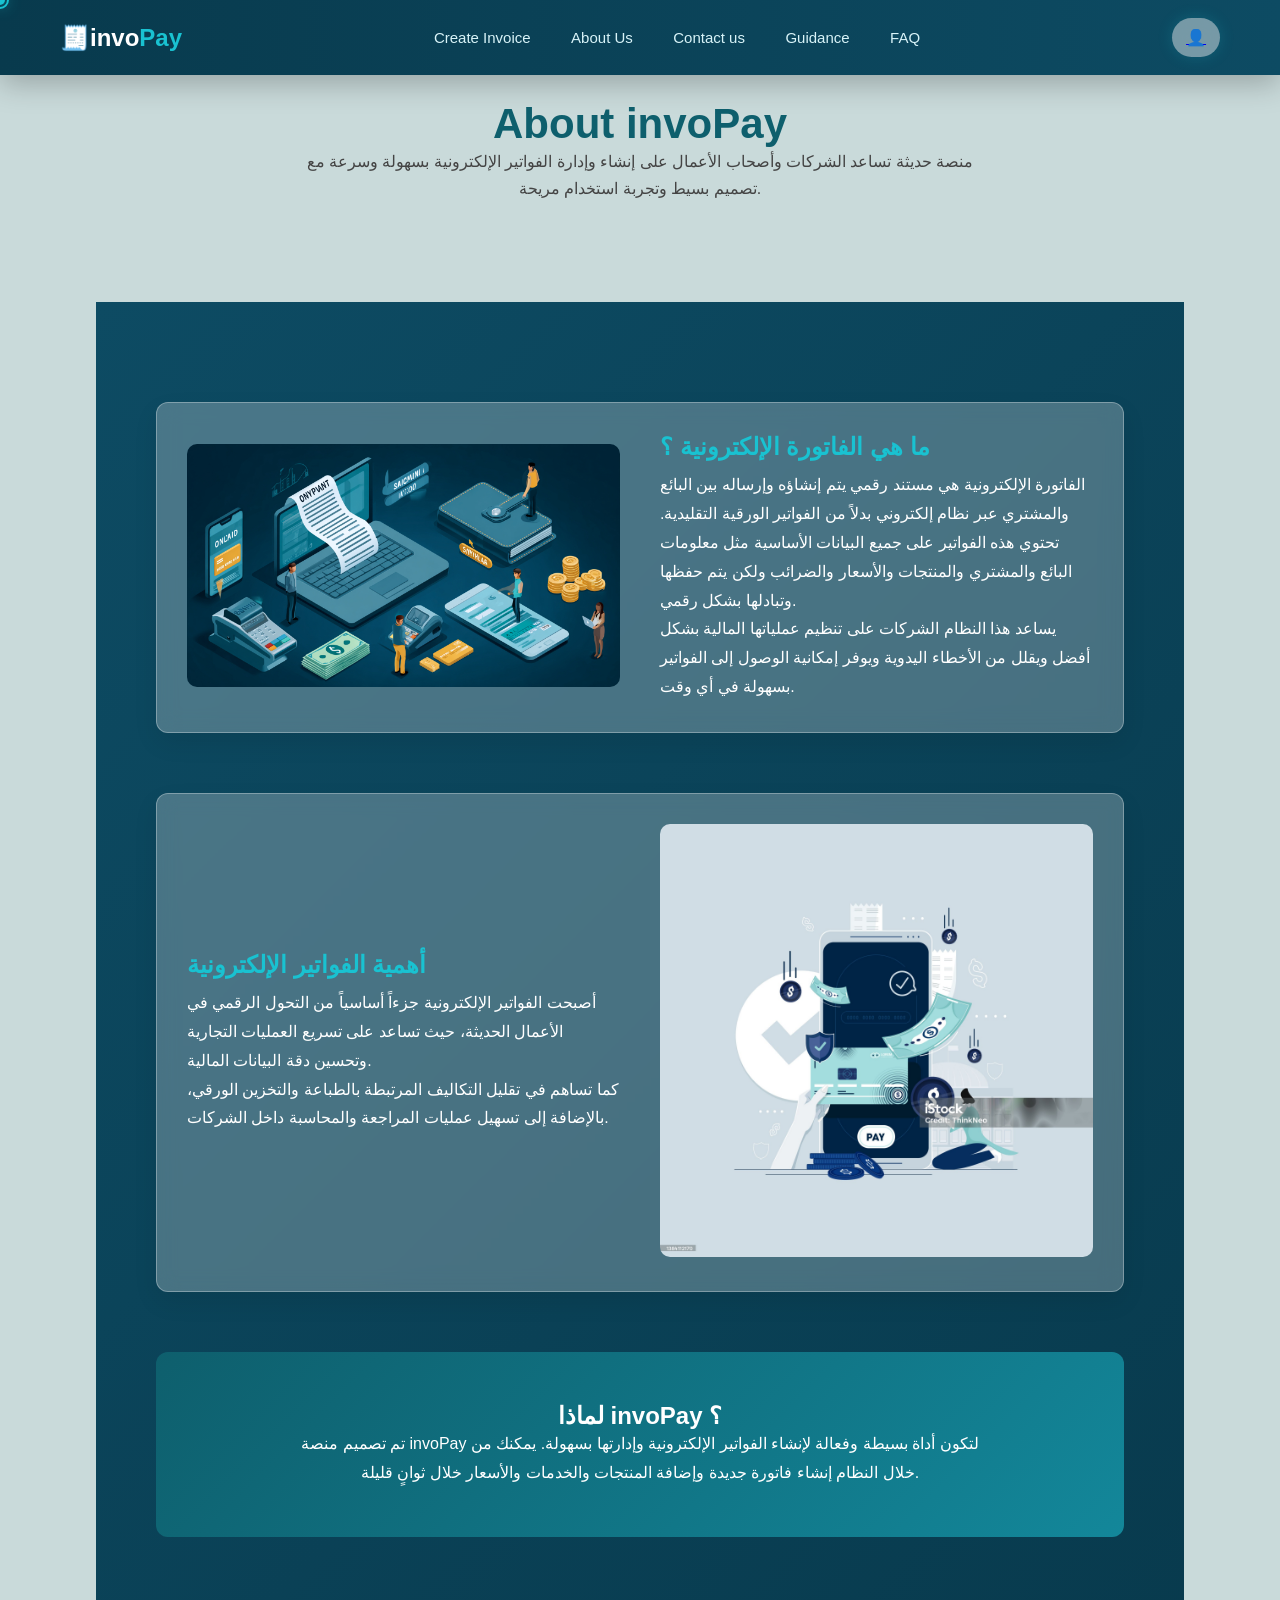
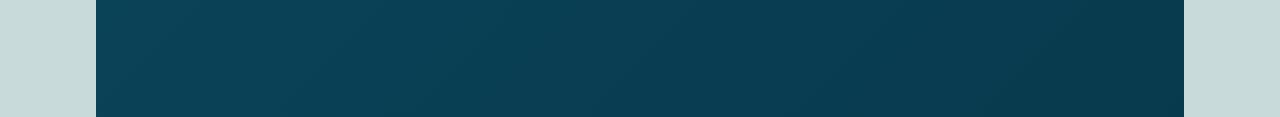
<file: about.html>
<!DOCTYPE html>
<html lang="ar">

<head>

<meta charset="UTF-8">
<meta name="viewport" content="width=device-width, initial-scale=1.0">

<title>About | invoPay</title>

<link rel="stylesheet" href="assets/css/about.css">

</head>

<body>

<div id="header-placeholder"></div>

<div class="about-page">


<div class="about-hero">

<h1>About invoPay</h1>

<p>
منصة حديثة تساعد الشركات وأصحاب الأعمال على إنشاء وإدارة
الفواتير الإلكترونية بسهولة وسرعة مع تصميم بسيط وتجربة استخدام مريحة.
</p>

</div>



<div class="about-section">

<div class="about-card">

<div class="about-img">
<img src="assets/images/2.png">
</div>

<div class="about-content">

<h2>ما هي الفاتورة الإلكترونية ؟</h2>

<p>
الفاتورة الإلكترونية هي مستند رقمي يتم إنشاؤه وإرساله بين
البائع والمشتري عبر نظام إلكتروني بدلاً من الفواتير الورقية
التقليدية. تحتوي هذه الفواتير على جميع البيانات الأساسية
مثل معلومات البائع والمشتري والمنتجات والأسعار والضرائب
ولكن يتم حفظها وتبادلها بشكل رقمي.
</p>

<p>
يساعد هذا النظام الشركات على تنظيم عملياتها المالية
بشكل أفضل ويقلل من الأخطاء اليدوية ويوفر إمكانية
الوصول إلى الفواتير بسهولة في أي وقت.
</p>

</div>

</div>



<div class="about-card reverse">

<div class="about-img">
<img src="assets/images/3.png">
</div>

<div class="about-content">

<h2>أهمية الفواتير الإلكترونية</h2>

<p>
أصبحت الفواتير الإلكترونية جزءاً أساسياً من التحول الرقمي
في الأعمال الحديثة، حيث تساعد على تسريع العمليات
التجارية وتحسين دقة البيانات المالية.
</p>

<p>
كما تساهم في تقليل التكاليف المرتبطة بالطباعة
والتخزين الورقي، بالإضافة إلى تسهيل عمليات
المراجعة والمحاسبة داخل الشركات.
</p>

</div>

</div>



<div class="about-platform">

<h2>لماذا invoPay ؟</h2>

<p>

تم تصميم منصة invoPay لتكون أداة بسيطة وفعالة
لإنشاء الفواتير الإلكترونية وإدارتها بسهولة.
يمكنك من خلال النظام إنشاء فاتورة جديدة
وإضافة المنتجات والخدمات والأسعار
خلال ثوانٍ قليلة.

</p>

</div>


</div>


</div>

<script src="assets/js/main.js"></script>

</body>

</html>
</file>
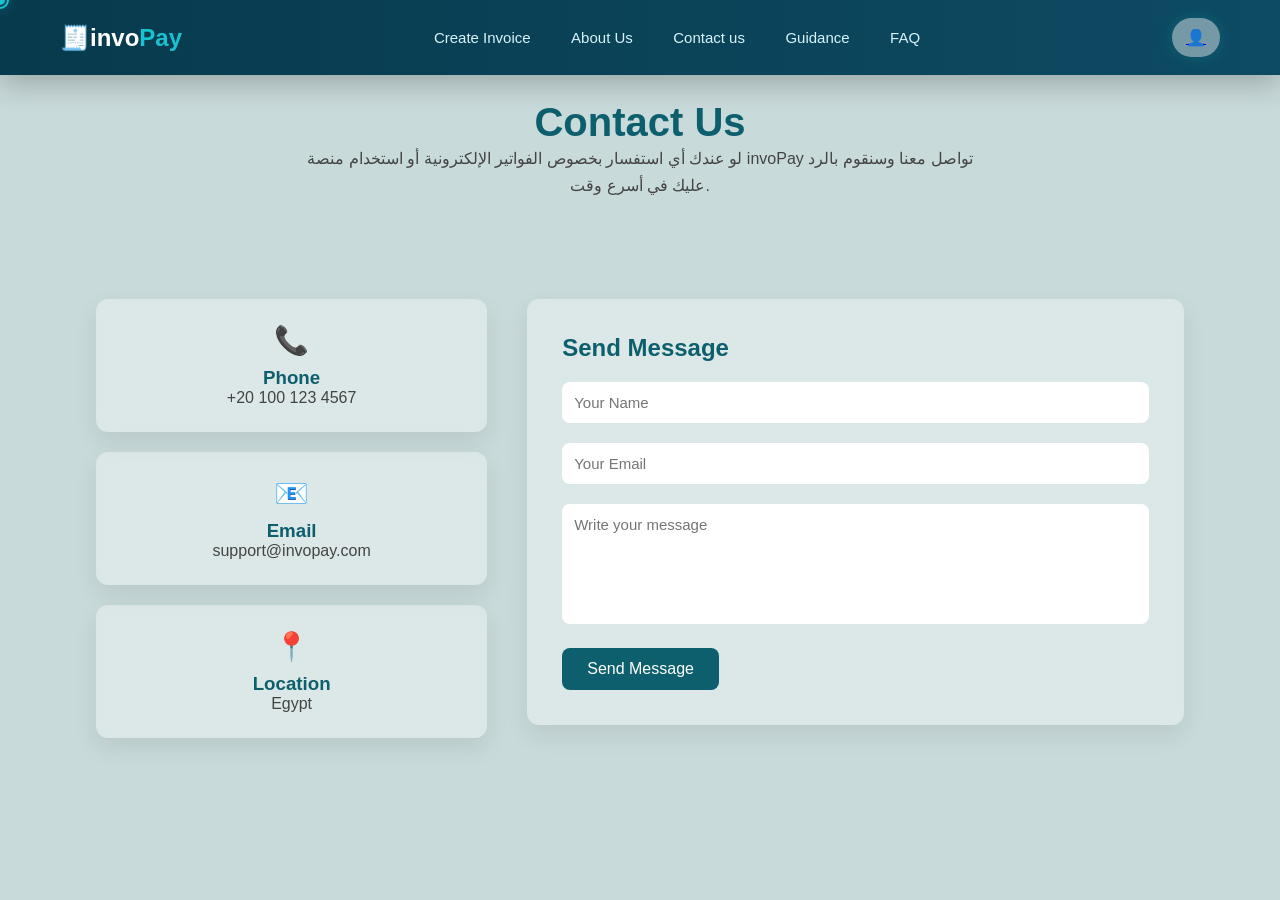
<file: contact-us.html>
<!DOCTYPE html>
<html lang="en">

<head>

<meta charset="UTF-8">
<meta name="viewport" content="width=device-width, initial-scale=1.0">

<title>Contact Us | invoPay</title>

<link rel="stylesheet" href="assets/css/contact-us.css">

</head>

<body>

<div id="header-placeholder"></div>

<div class="contact-page">


<!-- hero -->

<div class="contact-hero">

<h1>Contact Us</h1>

<p>
لو عندك أي استفسار بخصوص الفواتير الإلكترونية أو استخدام منصة invoPay
تواصل معنا وسنقوم بالرد عليك في أسرع وقت.
</p>

</div>



<div class="contact-container">


<!-- contact cards -->

<div class="contact-info">


<div class="info-card">

<div class="icon">📞</div>

<h3>Phone</h3>

<p>+20 100 123 4567</p>

</div>


<div class="info-card">

<div class="icon">📧</div>

<h3>Email</h3>

<p>support@invopay.com</p>

</div>


<div class="info-card">

<div class="icon">📍</div>

<h3>Location</h3>

<p>Egypt</p>

</div>


</div>



<!-- form -->

<div class="contact-form">


<h2>Send Message</h2>


<div class="form-group">

<input type="text" placeholder="Your Name">

</div>


<div class="form-group">

<input type="email" placeholder="Your Email">

</div>


<div class="form-group">

<textarea placeholder="Write your message"></textarea>

</div>


<button class="send-btn">Send Message</button>


</div>



</div>


</div>

<script src="assets/js/main.js"></script>


</body>

</html>
</file>
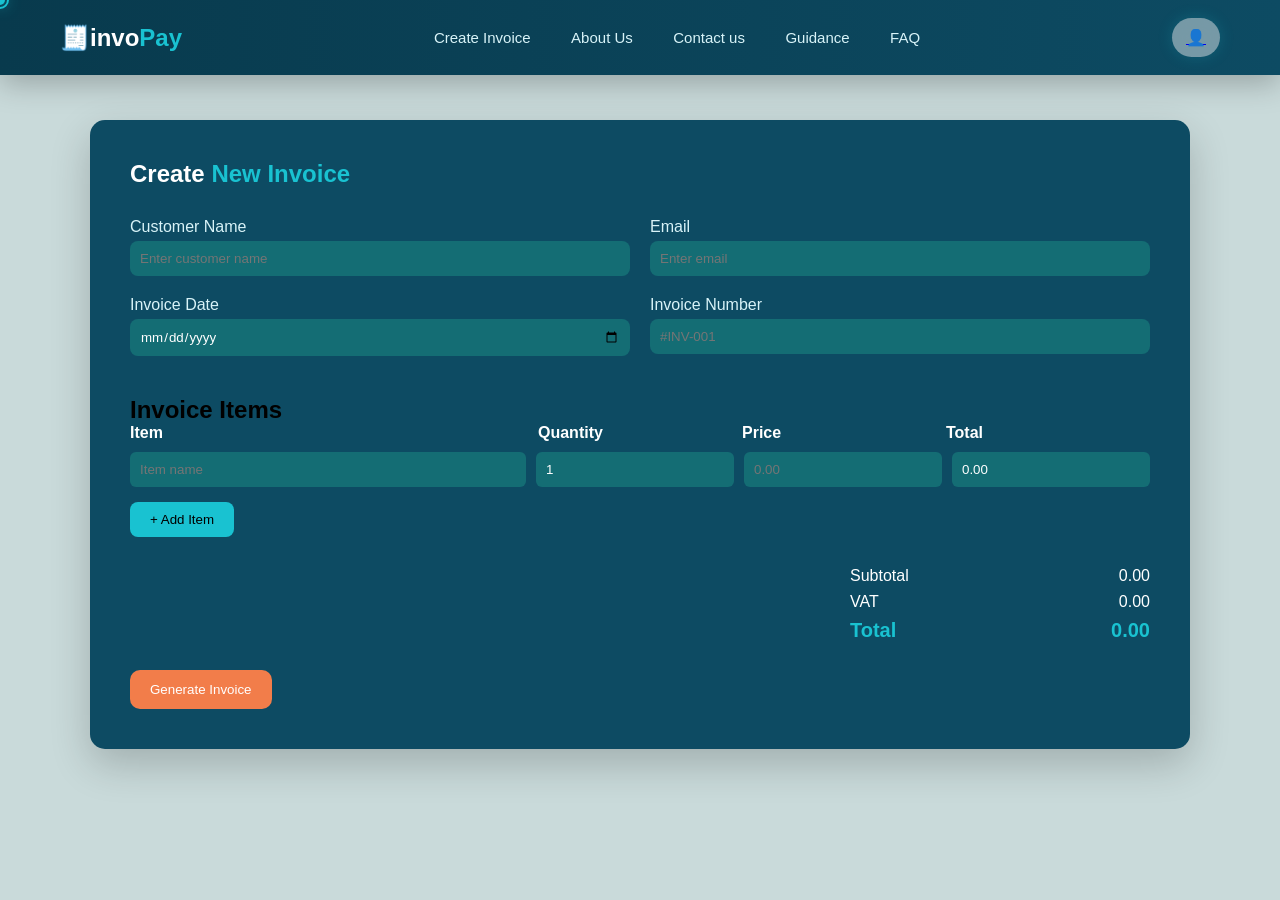
<file: create-invoice.html>
<!DOCTYPE html>
<html lang="en">

<head>
<meta charset="UTF-8">
<meta name="viewport" content="width=device-width, initial-scale=1.0">

<title>Create Invoice</title>

<link rel="stylesheet" href="assets/css/create-invoice.css">

</head>

<body>

<div id="header-placeholder"></div>

<section class="invoice-section">

<div class="invoice-container">

<h1>Create <span>New Invoice</span></h1>


<!-- customer info -->

<div class="invoice-form">

<div class="form-group">
<label>Customer Name</label>
<input type="text" placeholder="Enter customer name">
</div>

<div class="form-group">
<label>Email</label>
<input type="email" placeholder="Enter email">
</div>

<div class="form-group">
<label>Invoice Date</label>
<input type="date">
</div>

<div class="form-group">
<label>Invoice Number</label>
<input type="text" placeholder="#INV-001">
</div>

</div>


<h2 class="items-title">Invoice Items</h2>


<!-- items header -->

<div class="invoice-items-header">

<span>Item</span>
<span>Quantity</span>
<span>Price</span>
<span>Total</span>

</div>


<!-- items container -->

<div class="invoice-items" id="items-container">

<div class="invoice-item">

<input type="text" placeholder="Item name">

<input type="number" value="1">

<input type="number" placeholder="0.00">

<input type="text" value="0.00" disabled>

</div>

</div>


<button class="btn-add">+ Add Item</button>


<!-- summary -->

<div class="invoice-summary">

<div class="summary-row">
<span>Subtotal</span>
<span>0.00</span>
</div>

<div class="summary-row">
<span>VAT</span>
<span>0.00</span>
</div>

<div class="summary-row total">
<span>Total</span>
<span>0.00</span>
</div>

</div>


<button class="btn-generate">
Generate Invoice
</button>

</div>

</section>

<script src="assets/js/main.js"></script>

</body>
</html>
</file>
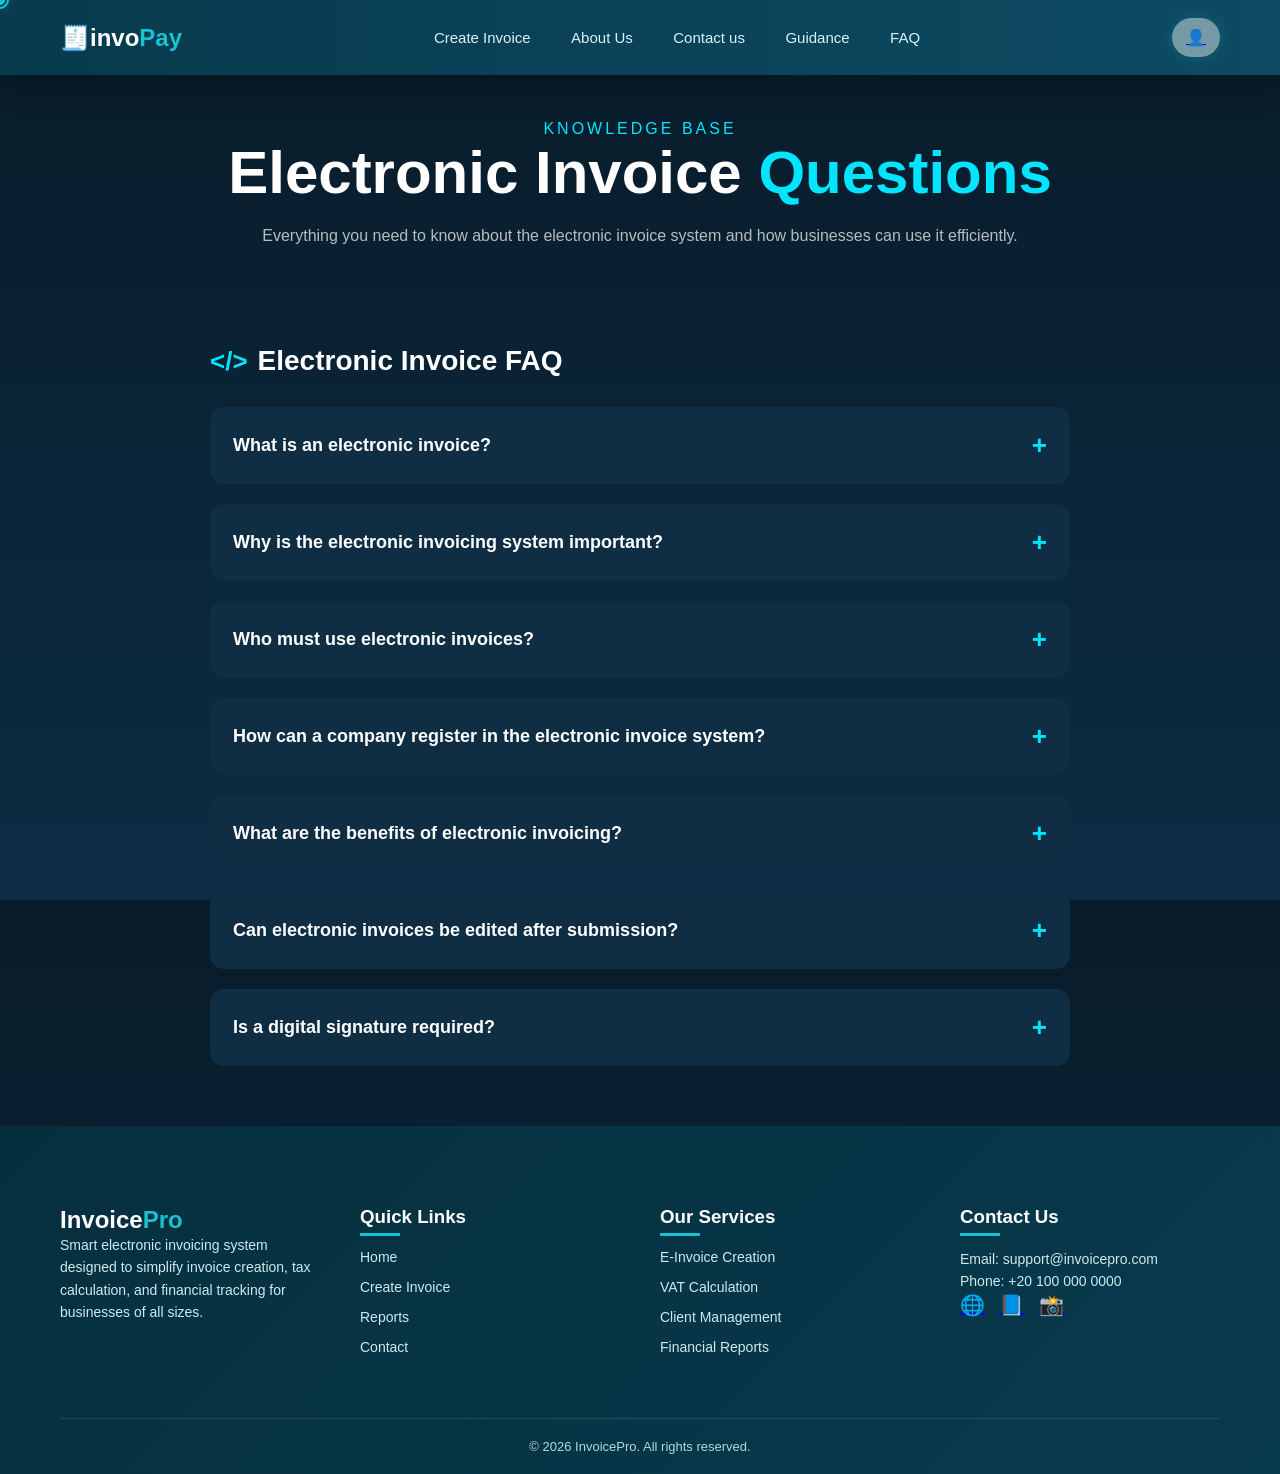
<file: faq.html>
<!DOCTYPE html>
<html lang="en">

<head>
<meta charset="UTF-8">
<meta name="viewport" content="width=device-width, initial-scale=1.0">

<title>FAQ - Electronic Invoice</title>

<link rel="stylesheet" href="assets/css/style.css">

</head>

<body>
    
    <div id="header-placeholder"></div>
    <link rel="stylesheet" href="assets/css/faq.css">

<section class="faq-hero">

<p class="faq-sub">KNOWLEDGE BASE</p>

<h1>Electronic Invoice <span>Questions</span></h1>

<p class="faq-desc">
Everything you need to know about the electronic invoice system
and how businesses can use it efficiently.
</p>

</section>


<section class="faq-container">

<h2 class="section-title">
<span>&lt;/&gt;</span> Electronic Invoice FAQ
</h2>


<div class="faq-item">

<div class="faq-question">
What is an electronic invoice?
<span class="faq-icon">+</span>
</div>

<div class="faq-answer">
An electronic invoice (e-invoice) is a digital invoice issued through an integrated system connected with the Egyptian Tax Authority. It replaces traditional paper invoices and allows invoices to be verified and archived electronically.
</div>

</div>


<div class="faq-item">

<div class="faq-question">
Why is the electronic invoicing system important?
<span class="faq-icon">+</span>
</div>

<div class="faq-answer">
It helps reduce tax evasion, increases transparency, and automates invoice validation between companies and the tax authority.
</div>

</div>


<div class="faq-item">

<div class="faq-question">
Who must use electronic invoices?
<span class="faq-icon">+</span>
</div>

<div class="faq-answer">
Companies registered with the Egyptian Tax Authority that perform B2B transactions must issue invoices electronically according to the phases announced by the government.
</div>

</div>


<div class="faq-item">

<div class="faq-question">
How can a company register in the electronic invoice system?
<span class="faq-icon">+</span>
</div>

<div class="faq-answer">
Companies must register through the Egyptian Tax Authority portal, obtain a digital signature certificate, and integrate their accounting system with the e-invoice platform.
</div>

</div>


<div class="faq-item">

<div class="faq-question">
What are the benefits of electronic invoicing?
<span class="faq-icon">+</span>
</div>

<div class="faq-answer">
Electronic invoices reduce paperwork, improve accuracy, speed up audits, and allow businesses to archive invoices securely.
</div>

</div>


<div class="faq-item">

<div class="faq-question">
Can electronic invoices be edited after submission?
<span class="faq-icon">+</span>
</div>

<div class="faq-answer">
No. If an invoice needs correction, a credit note or debit note must be issued instead.
</div>

</div>


<div class="faq-item">

<div class="faq-question">
Is a digital signature required?
<span class="faq-icon">+</span>
</div>

<div class="faq-answer">
Yes. A digital signature verifies the authenticity of the invoice before sending it to the tax authority system.
</div>

</div>

</section>

<div id="footer-placeholder"></div>


<script src="assets/js/main.js"></script>

</body>
</html>
</file>
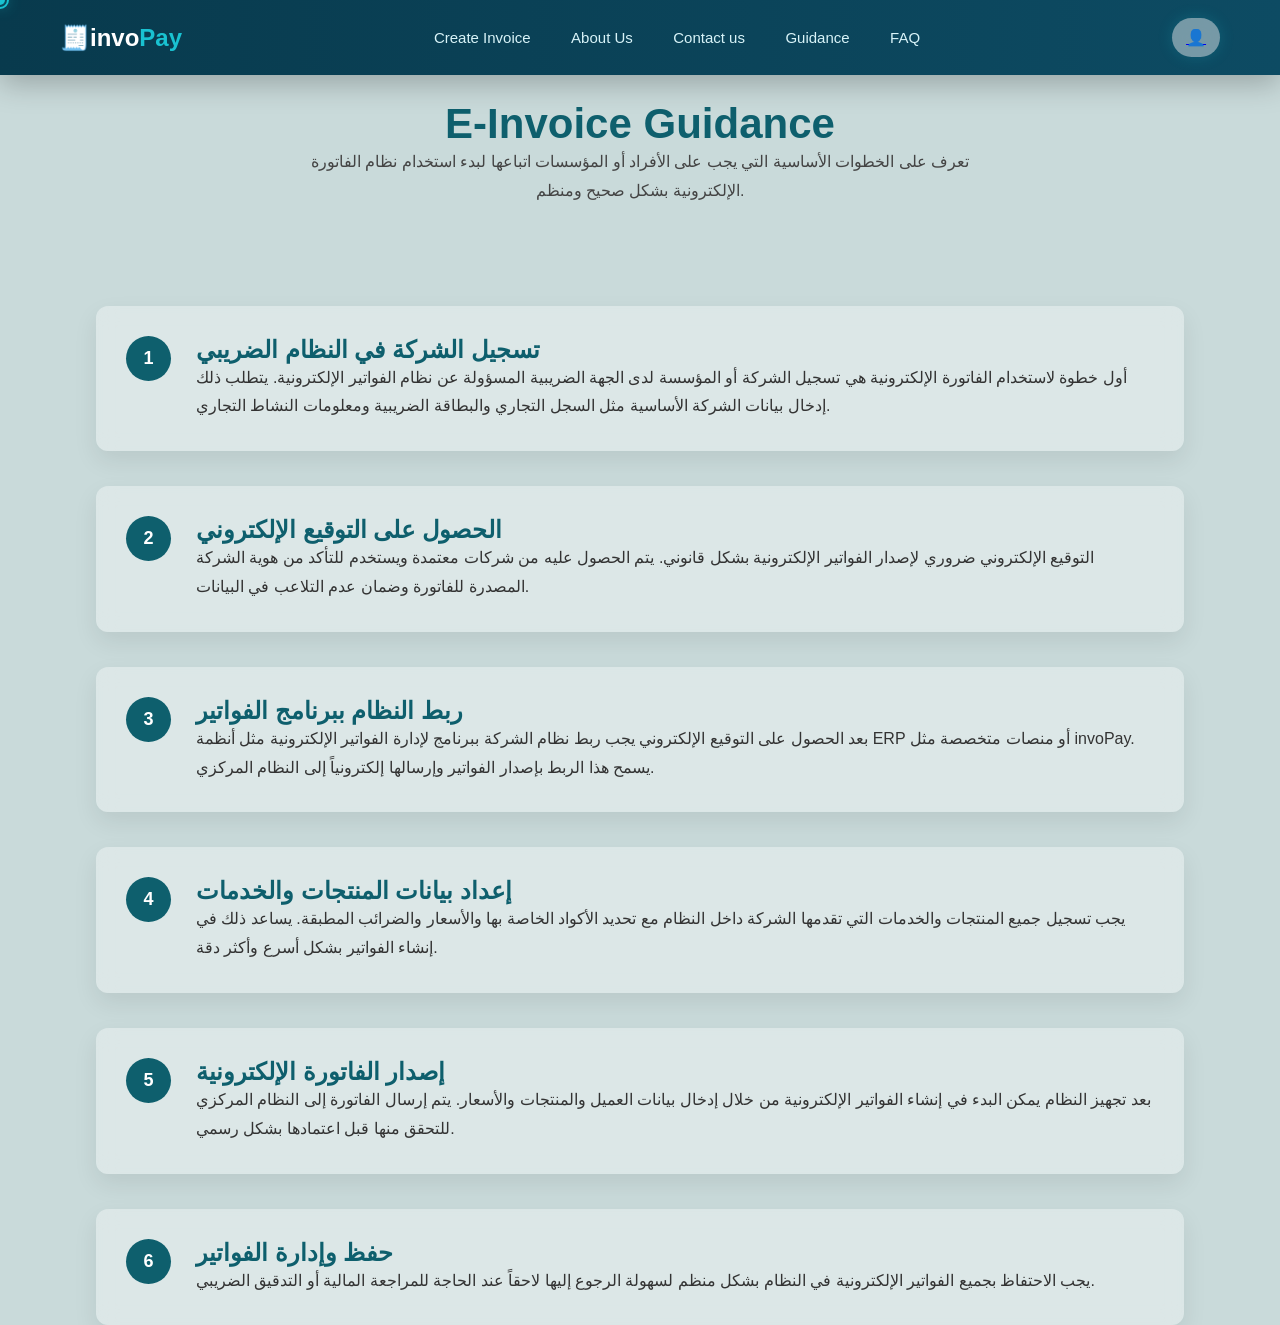
<file: guidance.html>
<!DOCTYPE html>
<html lang="en">

<head>

<meta charset="UTF-8">
<meta name="viewport" content="width=device-width, initial-scale=1.0">

<title>E-Invoice Guidance | invoPay</title>

<link rel="stylesheet" href="assets/css/guidance.css">

</head>

<body>

<div id="header-placeholder"></div>

<div class="guide-page">


<!-- hero -->

<div class="guide-hero">

<h1>E-Invoice Guidance</h1>

<p>
تعرف على الخطوات الأساسية التي يجب على الأفراد أو المؤسسات اتباعها
لبدء استخدام نظام الفاتورة الإلكترونية بشكل صحيح ومنظم.
</p>

</div>



<!-- timeline -->

<div class="steps-container">



<div class="step-card">

<div class="step-number">1</div>

<div class="step-content">

<h2>تسجيل الشركة في النظام الضريبي</h2>

<p>
أول خطوة لاستخدام الفاتورة الإلكترونية هي تسجيل الشركة أو
المؤسسة لدى الجهة الضريبية المسؤولة عن نظام الفواتير
الإلكترونية. يتطلب ذلك إدخال بيانات الشركة الأساسية مثل
السجل التجاري والبطاقة الضريبية ومعلومات النشاط التجاري.
</p>

</div>

</div>



<div class="step-card">

<div class="step-number">2</div>

<div class="step-content">

<h2>الحصول على التوقيع الإلكتروني</h2>

<p>
التوقيع الإلكتروني ضروري لإصدار الفواتير الإلكترونية بشكل
قانوني. يتم الحصول عليه من شركات معتمدة ويستخدم للتأكد من
هوية الشركة المصدرة للفاتورة وضمان عدم التلاعب في البيانات.
</p>

</div>

</div>



<div class="step-card">

<div class="step-number">3</div>

<div class="step-content">

<h2>ربط النظام ببرنامج الفواتير</h2>

<p>
بعد الحصول على التوقيع الإلكتروني يجب ربط نظام الشركة
ببرنامج لإدارة الفواتير الإلكترونية مثل أنظمة ERP
أو منصات متخصصة مثل invoPay. يسمح هذا الربط
بإصدار الفواتير وإرسالها إلكترونياً إلى النظام المركزي.
</p>

</div>

</div>



<div class="step-card">

<div class="step-number">4</div>

<div class="step-content">

<h2>إعداد بيانات المنتجات والخدمات</h2>

<p>
يجب تسجيل جميع المنتجات والخدمات التي تقدمها الشركة
داخل النظام مع تحديد الأكواد الخاصة بها والأسعار
والضرائب المطبقة. يساعد ذلك في إنشاء الفواتير
بشكل أسرع وأكثر دقة.
</p>

</div>

</div>



<div class="step-card">

<div class="step-number">5</div>

<div class="step-content">

<h2>إصدار الفاتورة الإلكترونية</h2>

<p>
بعد تجهيز النظام يمكن البدء في إنشاء الفواتير الإلكترونية
من خلال إدخال بيانات العميل والمنتجات والأسعار.
يتم إرسال الفاتورة إلى النظام المركزي للتحقق منها
قبل اعتمادها بشكل رسمي.
</p>

</div>

</div>



<div class="step-card">

<div class="step-number">6</div>

<div class="step-content">

<h2>حفظ وإدارة الفواتير</h2>

<p>
يجب الاحتفاظ بجميع الفواتير الإلكترونية في النظام
بشكل منظم لسهولة الرجوع إليها لاحقاً عند الحاجة
للمراجعة المالية أو التدقيق الضريبي.
</p>

</div>

</div>

</div>

</div>

<script src="assets/js/main.js"></script>

</body>

</html>
</file>
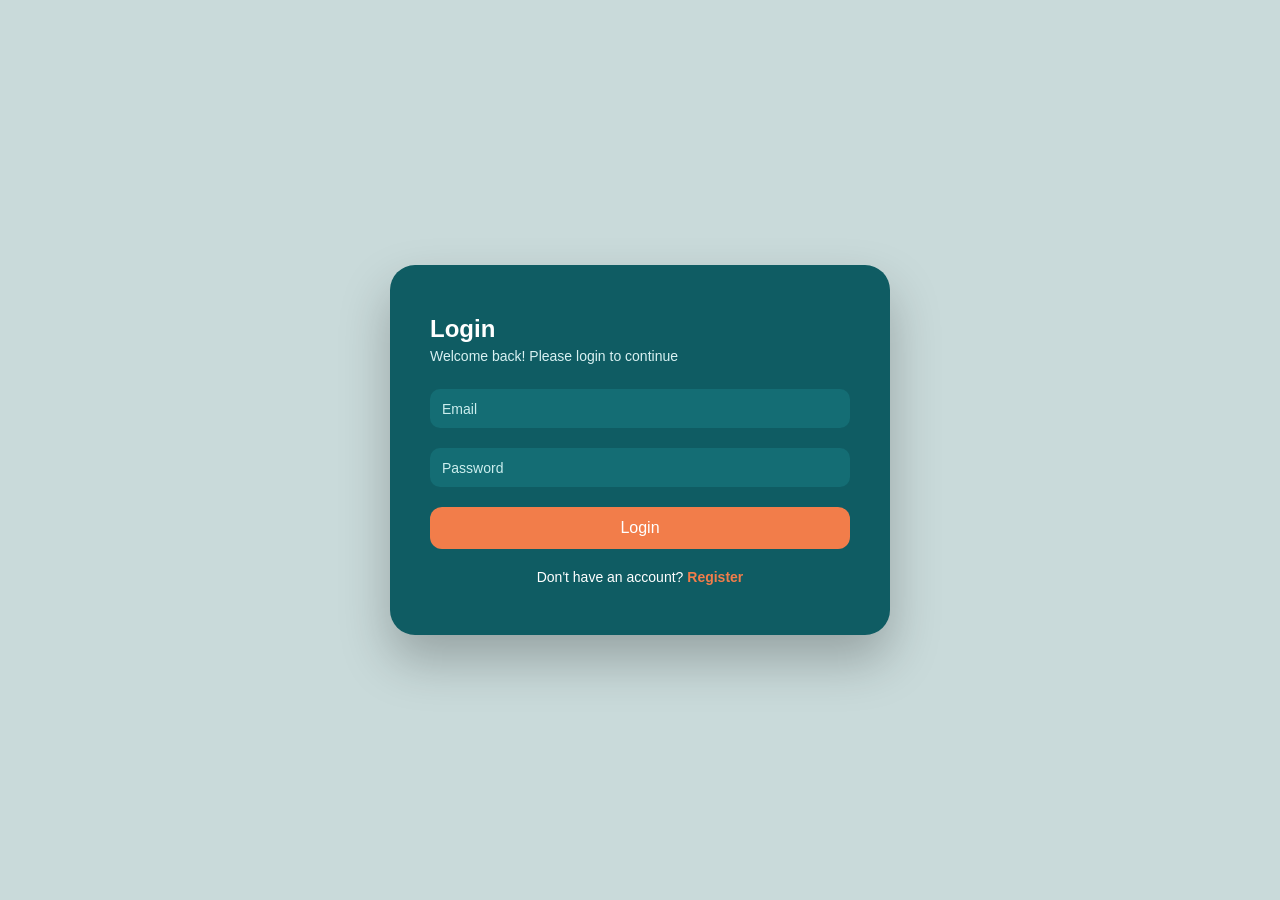
<file: login.html>
<!doctype html>
<html lang="en">
  <head>
    <meta charset="UTF-8" />
    <title>Login</title>
    <link rel="stylesheet" href="assets/css/style.css" />
  </head>
  <body class="login-page">
    <div class="container">
      <div class="register-card">
        <h2>Login</h2>
        <p class="subtitle">Welcome back! Please login to continue</p>

        <form action="#">
          <div class="input-group">
            <input type="email" required />
            <label>Email</label>
          </div>

          <div class="input-group">
            <input type="password" required />
            <label>Password</label>
          </div>
          <a href="index.html" class="btn-register">Login</a>
        </form>

        <p class="login-link">
          Don't have an account?
          <a href="register.html">Register</a>
        </p>
      </div>
    </div>

    <script src="assets/js/main.js"></script>
  </body>
</html>
</file>
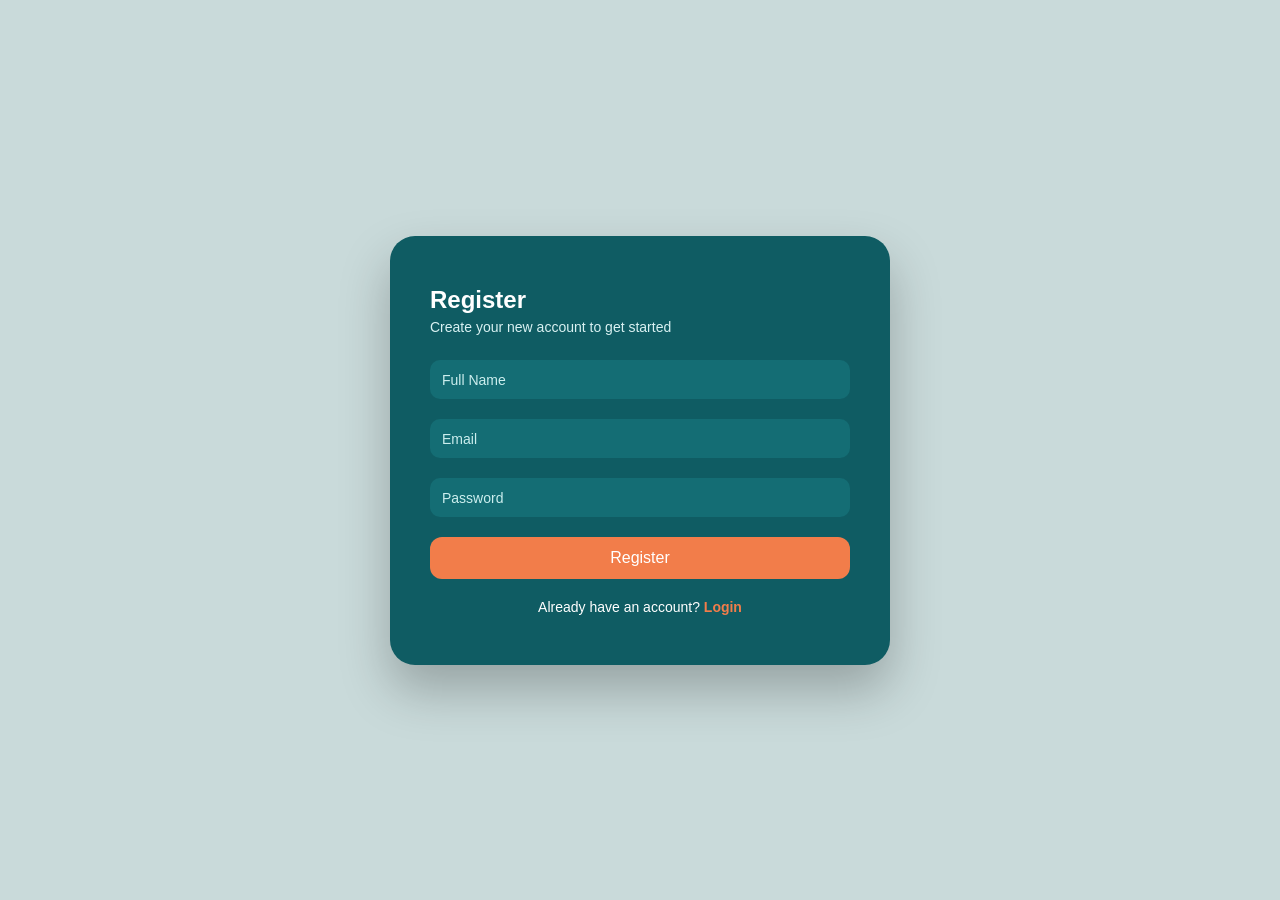
<file: register.html>
<!doctype html>
<html lang="en">
  <head>
    <meta charset="UTF-8" />
    <title>Register</title>
    <link rel="stylesheet" href="assets/css/style.css" />
  </head>
  <body class="login-page">
    <div class="container">
      <div class="register-card">
        <h2>Register</h2>
        <p class="subtitle">Create your new account to get started</p>

        <!-- <form action="process_register.php" method="POST"> -->
        <form>
          <div class="input-group">
            <input type="text" name="fullname" required />
            <label>Full Name</label>
          </div>

          <div class="input-group">
            <input type="email" name="email" required />
            <label>Email</label>
          </div>

          <div class="input-group">
            <input type="password" name="password" required />
            <label>Password</label>
          </div>
          <a href="index.html" class="btn-register">Register</a>
        </form>

        <p class="login-link">
          Already have an account?
          <a href="login.html">Login</a>
        </p>
      </div>
    </div>

    <script src="assets/js/main.js"></script>
  </body>
</html>
</file>
<file: assets/css/about.css>
body{

margin:0;
font-family:Arial;
background:#c8d8db;

}


/* hero */

.about-hero{

text-align:center;
padding:100px 20px;

animation:fadeDown 1s;

}

.about-hero h1{

font-size:42px;
color:#0e5f6d;

}

.about-hero p{

max-width:700px;
margin:auto;
color:#444;
line-height:1.7;

}



/* section */

.about-section{

width:85%;
margin:auto;

}



/* card */

.about-card{

display:flex;
gap:40px;
align-items:center;

background:rgba(255,255,255,0.25);

border:1px solid rgba(255,255,255,0.3);

backdrop-filter:blur(10px);

padding:30px;

border-radius:12px;

margin-bottom:60px;

box-shadow:0 10px 25px rgba(0,0,0,0.08);

transition:0.4s;

animation:fadeUp 1s;

}


.about-card:hover{

transform:translateY(-6px) scale(1.01);

box-shadow:0 20px 35px rgba(0,0,0,0.15);

}



.reverse{

flex-direction:row-reverse;

}



/* image */

.about-img{

flex:1;

}

.about-img img{

width:100%;
border-radius:10px;

transition:0.4s;

}

.about-img img:hover{

transform:scale(1.07) rotate(1deg);

}



/* text */

.about-content{

flex:1;

}

.about-content h2{

color:#19C2D1;
margin-bottom:10px;

}

.about-content p{

line-height:1.8;
color:#fff;

}



/* platform */

.about-platform{

text-align:center;

background:linear-gradient(135deg,#0e5f6d,#13879a);

color:white;

padding:50px;

border-radius:12px;

margin-bottom:80px;

animation:fadeUp 1.2s;

}

.about-platform p{

max-width:700px;
margin:auto;
line-height:1.8;

}



/* animations */

@keyframes fadeUp{

from{

opacity:0;
transform:translateY(40px);

}

to{

opacity:1;
transform:translateY(0);

}

}


@keyframes fadeDown{

from{

opacity:0;
transform:translateY(-40px);

}

to{

opacity:1;
transform:translateY(0);

}

}
</file>
<file: assets/css/contact-us.css>
body{

margin:0;
font-family:Arial;
background:#c8d8db;

}


/* hero */

.contact-hero{

text-align:center;
padding:100px 20px;
animation:fadeDown 1s;

}

.contact-hero h1{

font-size:40px;
color:#0e5f6d;

}

.contact-hero p{

max-width:700px;
margin:auto;
line-height:1.7;
color:#444;

}



/* container */

.contact-container{

width:85%;
margin:auto;

display:flex;
gap:40px;

align-items:flex-start;

}



/* cards */

.contact-info{

flex:1;

display:flex;

flex-direction:column;

gap:20px;

}


.info-card{

background:rgba(255,255,255,0.35);

backdrop-filter:blur(10px);

padding:25px;

border-radius:12px;

text-align:center;

box-shadow:0 10px 25px rgba(0,0,0,0.08);

transition:.4s;

animation:fadeUp 1s;

}


.info-card:hover{

transform:translateY(-6px) scale(1.02);

box-shadow:0 20px 35px rgba(0,0,0,0.15);

}


.icon{

font-size:28px;
margin-bottom:10px;

}



.info-card h3{

color:#0e5f6d;

}



.info-card p{

color:#444;

}



/* form */

.contact-form{

flex:1.5;

background:rgba(255,255,255,0.35);

backdrop-filter:blur(10px);

padding:35px;

border-radius:12px;

box-shadow:0 10px 25px rgba(0,0,0,0.08);

animation:fadeUp 1.2s;

}


.contact-form h2{

color:#0e5f6d;
margin-bottom:20px;

}



/* inputs */

.form-group{

margin-bottom:20px;

}


.form-group input,
.form-group textarea{

width:100%;

padding:12px;

border:none;

border-radius:8px;

outline:none;

font-size:15px;

transition:.3s;

}


.form-group textarea{

height:120px;
resize:none;

}


.form-group input:focus,
.form-group textarea:focus{

transform:scale(1.02);

box-shadow:0 5px 15px rgba(0,0,0,0.1);

}



/* button */

.send-btn{

background:#0e5f6d;

color:white;

border:none;

padding:12px 25px;

border-radius:8px;

cursor:pointer;

font-size:16px;

transition:.3s;

}


.send-btn:hover{

background:#13879a;

transform:translateY(-3px);

box-shadow:0 10px 20px rgba(0,0,0,0.2);

}



/* animations */

@keyframes fadeUp{

from{

opacity:0;
transform:translateY(40px);

}

to{

opacity:1;
transform:translateY(0);

}

}


@keyframes fadeDown{

from{

opacity:0;
transform:translateY(-40px);

}

to{

opacity:1;
transform:translateY(0);

}

}
</file>
<file: assets/css/create-invoice.css>
/* ================= INVOICE PAGE ================= */

.invoice-section{

padding:120px 20px;

}

.invoice-container{

max-width:1100px;

margin:auto;

background:#0D4B63;

padding:40px;

border-radius:15px;

box-shadow:0 15px 40px rgba(0,0,0,0.2);

animation:fadeUp 0.7s ease;

}


.invoice-container h1{

color:white;

margin-bottom:30px;

}

.invoice-container h1 span{

color:#19C2D1;

}



/* form */

.invoice-form{

display:grid;

grid-template-columns:repeat(2,1fr);

gap:20px;

margin-bottom:40px;

}


.form-group{

display:flex;

flex-direction:column;

}


.form-group label{

color:#d8f3f8;

margin-bottom:5px;

}


.form-group input{

padding:10px;

border:none;

border-radius:8px;

background:#146d74;

color:white;

}


/* items header */

.invoice-items-header{

display:grid;

grid-template-columns:2fr 1fr 1fr 1fr;

color:white;

margin-bottom:10px;

font-weight:bold;

}


/* items */

.invoice-items{

display:flex;

flex-direction:column;

gap:10px;

}


.invoice-item{

display:grid;

grid-template-columns:2fr 1fr 1fr 1fr;

gap:10px;

}


.invoice-item input{

padding:10px;

border:none;

border-radius:6px;

background:#146d74;

color:white;

}


/* buttons */

.btn-add{

margin-top:15px;

background:#19C2D1;

border:none;

padding:10px 20px;

border-radius:8px;

cursor:pointer;

transition:0.3s;

}


.btn-add:hover{

transform:scale(1.05);

}


/* summary */

.invoice-summary{

margin-top:30px;

max-width:300px;

margin-left:auto;

}


.summary-row{

display:flex;

justify-content:space-between;

color:white;

margin-bottom:8px;

}


.summary-row.total{

font-size:20px;

color:#19C2D1;

font-weight:bold;

}


.btn-generate{

margin-top:20px;

background:#f27d4a;

color:white;

border:none;

padding:12px 20px;

border-radius:10px;

cursor:pointer;

transition:0.3s;

}


.btn-generate:hover{

transform:translateY(-3px);

box-shadow:0 10px 20px rgba(0,0,0,0.3);

}


@media(max-width:768px){

.invoice-form{

grid-template-columns:1fr;

}

.invoice-items-header{

display:none;

}

.invoice-item{

grid-template-columns:1fr;

}

}
</file>
<file: assets/css/style.css>
:root {
    --bg-color: #c9dada;
    --card-color: #0f5c63;
    --input-color: #146d74;
    --button-color: #f27d4a;
    --white: #ffffff;
}

/* Reset */
* {
    margin: 0;
    padding: 0;
    box-sizing: border-box;
    font-family: 'Segoe UI', sans-serif;
}

body {
    background: var(--bg-color);
    height: 100vh;
    /* display: flex;
    justify-content: center; */
    align-items: center;
}

/* ================= LOGIN PAGE ONLY ================= */

.login-page {
    height: 100vh;
    display: flex;
    justify-content: center;
    align-items: center;
}

/* Container */
.container {
    animation: fadeIn 1s ease-in-out;
}

/* Card */
.register-card {
    background: var(--card-color);
    padding: 50px 40px;
    border-radius: 25px;
    width: 500px;
    box-shadow: 0 25px 50px rgba(0,0,0,0.25);
    transform: translateY(0);
    transition: 0.4s ease;
}

.register-card:hover {
    transform: translateY(-5px);
    box-shadow: 0 30px 60px rgba(0,0,0,0.35);
}

.register-card h2 {
    color: var(--white);
    margin-bottom: 5px;
}

.subtitle {
    color: #d9f1f2;
    margin-bottom: 25px;
    font-size: 14px;
}

/* Input Group */
.input-group {
    position: relative;
    margin-bottom: 20px;
}

.input-group input {
    width: 100%;
    padding: 12px 10px;
    border: none;
    border-radius: 10px;
    background: var(--input-color);
    color: white;
    outline: none;
    transition: 0.3s;
}

.input-group input:focus {
    box-shadow: 0 0 0 2px var(--button-color);
}

/* Floating label */
.input-group label {
    position: absolute;
    left: 12px;
    top: 12px;
    color: #cceeee;
    font-size: 14px;
    pointer-events: none;
    transition: 0.3s ease;
}

.input-group input:focus + label,
.input-group input:valid + label {
    top: -8px;
    left: 8px;
    font-size: 12px;
    background: var(--card-color);
    padding: 0 5px;
}

/* Button */
.btn-register {
    display: block;
    text-align: center;
    text-decoration: none;
    width: 100%;
    padding: 12px;
    background: var(--button-color);
    border-radius: 12px;
    color: white;
    font-size: 16px;
    transition: 0.3s ease;
}


.login-link {
    margin-top: 20px;
    text-align: center;
    color: white;
    font-size: 14px;
}

.login-link a {
    color: var(--button-color);
    text-decoration: none;
    font-weight: bold;
}

.login-link a:hover {
    text-decoration: underline;
}

/* Animations */
@keyframes fadeIn {
    from {
        opacity: 0;
        transform: translateY(20px);
    }
    to {
        opacity: 1;
        transform: translateY(0);
    }
}


/* <----------------- main page  ------------------------> */
/* ================= HEADER ================= */


.custom-cursor {
    width: 18px;
    height: 18px;
    border: 2px solid #19C2D1;
    border-radius: 50%;
    position: fixed;
    pointer-events: none;
    transform: translate(-50%, -50%);
    transition: transform 0.08s ease-out, background 0.3s;
    z-index: 2000;
}

a:hover ~ .custom-cursor {
    transform: scale(1.8);
}

/* ================= HEADER ================= */

.main-header {
    width: 100%;
    padding: 18px 60px;
    position: fixed;
    top: 0;
    left: 0;
    z-index: 1000;

    background: linear-gradient(90deg, #083A4D, #0D4B63);
    backdrop-filter: blur(12px);

    box-shadow: 0 8px 30px rgba(0,0,0,0.25);
    transition: all 0.4s ease;
}

.main-header.scrolled {
    background: rgba(8, 58, 77, 0.95);
    box-shadow: 0 10px 40px rgba(0,0,0,0.4);
}

/* ================= NAV CONTAINER ================= */

.nav-container {
    display: flex;
    justify-content: space-between;
    align-items: center;
}

/* ================= LOGO ================= */

.logo {
    display: flex;
    align-items: center;
    font-size: 24px;
    font-weight: 600;
    color: white;
    transition: 0.4s;
}

.logo span span {
    color: #19C2D1;
}

.logo:hover {
    transform: translateY(-2px);
}

/* ================= NAV LINKS ================= */

.nav-links a {
    position: relative;
    margin: 0 18px;
    text-decoration: none;
    color: #d8f3f8;
    font-size: 15px;
    transition: all 0.3s ease;
}

.nav-links a::after {
    content: "";
    position: absolute;
    width: 0%;
    height: 2px;
    left: 0;
    bottom: -6px;
    background: #19C2D1;
    transition: 0.4s ease;
}

.nav-links a:hover {
    color: #19C2D1;
}

.nav-links a:hover::after {
    width: 100%;
}

/* ================= USER PROFILE ================= */



.user-profile .avatar {
    background: rgba(255, 255, 255, 0.44);
    padding: 10px 14px;
    border-radius: 50px;
    cursor: pointer;
    transition: 0.4s;
    color: white;
    backdrop-filter: blur(10px);
    box-shadow: 0 0 15px rgba(25, 194, 209, 0.2);
}

.user-profile .avatar:hover {
    background: #19C2D1;
    color: #083A4D;
    transform: translateY(-3px) scale(1.08);
    box-shadow: 0 0 25px rgba(25, 194, 209, 0.6);
}

body {
    cursor: none;
}

.cursor-dot {
    width: 10px;
    height: 10px;
    background: #19C2D1;
    border-radius: 50%;
    position: fixed;
    pointer-events: none;
    transform: translate(-50%, -50%);
    z-index: 9999;
    box-shadow: 0 0 15px rgba(25, 194, 209, 0.8);
    transition: transform 0.08s ease-out;
}


/* ##################### HERO SECTION #################### */

.hero {
    position: relative;
    height: 100vh;
    overflow: hidden;
}

.slider {
    position: absolute;
    width: 100%;
    height: 100%;
}

.slide {
    position: absolute;
    width: 100%;
    height: 100%;
    opacity: 0;
    transition: opacity 1.5s ease-in-out;
}

.slide img {
    width: 100%;
    height: 100%;
    object-fit: cover;
}

.slide.active {
    opacity: 1;
}


/* Overlay عشان النص يبان */

.hero-overlay {
    position: absolute;
    width: 100%;
    height: 100%;
    background: linear-gradient(
        rgba(7, 46, 61, 0.75),
        rgba(7, 46, 61, 0.75)
    );
    z-index: 1;
}

/* ================= HERO CONTENT ================= */

.hero-content {
    position: relative;
    z-index: 2;
    text-align: center;
    top: 50%;
    transform: translateY(-50%);
    color: white;
    padding: 0 20px;
}

.hero-content h1 {
    font-size: 42px;
    margin-bottom: 20px;
}

.hero-content h1 span {
    color: #19C2D1;
}

.hero-content p {
    font-size: 18px;
    max-width: 700px;
    margin: 0 auto 30px;
    line-height: 1.6;
    color: #d6f1f6;
}

/* ================= BUTTONS ================= */

.hero-buttons a {
    text-decoration: none;
    padding: 12px 28px;
    margin: 0 10px;
    border-radius: 30px;
    transition: 0.4s ease;
    font-weight: 500;
}


.btn-primary {
    background: #19C2D1;
    color: #083A4D;
    box-shadow: 0 0 20px rgba(25, 194, 209, 0.6);
}

.btn-primary:hover {
    transform: translateY(-3px);
    box-shadow: 0 0 30px rgba(25, 194, 209, 0.9);
}

.btn-outline {
    border: 2px solid #19C2D1;
    color: #19C2D1;
}

.btn-outline:hover {
    background: #19C2D1;
    color: #083A4D;
}


/* ================= MOBILE MENU ================= */

.menu-toggle {
    display: none;
    flex-direction: column;
    cursor: pointer;
    gap: 5px;
}

.menu-toggle span {
    width: 25px;
    height: 3px;
    background: white;
    border-radius: 3px;
    transition: 0.4s;
}


/* ##################### ABOUT SECTION #################### */

.about-section {
    padding: 100px 60px;
    background: linear-gradient(135deg, #0D4B63, #083A4D);
    color: white;
}

.about-container {
    display: flex;
    align-items: center;
    justify-content: space-between;
    gap: 60px;
    max-width: 1200px;
    margin: auto;
    flex-wrap: wrap;
}

/* ============ TEXT SIDE ============ */

.about-text {
    flex: 1;
    animation: fadeLeft 1.2s ease forwards;
}

.about-text h2 {
    font-size: 36px;
    margin-bottom: 20px;
}

.about-text h2 span {
    color: #19C2D1;
}

.about-text p {
    color: #d6f1f6;
    margin-bottom: 40px;
    line-height: 1.6;
}

/* ============ FEATURES CARDS ============ */

.about-features {
    display: grid;
    grid-template-columns: repeat(2, 1fr);
    gap: 20px;
}

.feature-card {
    background: rgba(255,255,255,0.05);
    padding: 20px;
    border-radius: 15px;
    backdrop-filter: blur(10px);
    transition: 0.4s ease;
    transform: translateY(0);
}

.feature-card:hover {
    transform: translateY(-8px);
    box-shadow: 0 15px 35px rgba(25,194,209,0.3);
}

/* ============ IMAGE SIDE ============ */

.about-image {
    flex: 1;
    text-align: center;
    animation: fadeRight 1.2s ease forwards;
}

.about-image img {
    max-width: 100%;
    border-radius: 20px;
    transition: 0.5s ease;
}

.about-image img:hover {
    transform: scale(1.05);
}

/* ================= ANIMATIONS ================= */

@keyframes fadeLeft {
    from {
        opacity: 0;
        transform: translateX(-40px);
    }
    to {
        opacity: 1;
        transform: translateX(0);
    }
}

@keyframes fadeRight {
    from {
        opacity: 0;
        transform: translateX(40px);
    }
    to {
        opacity: 1;
        transform: translateX(0);
    }
}



/* ##################### SERVICES SECTION #################### */

.services-section {
    padding: 100px 60px;
    background: linear-gradient(135deg, #083A4D, #0D4B63);
    color: white;
}

.services-container {
    max-width: 1200px;
    margin: auto;
}

/* ===== TITLE ===== */

.section-title {
    text-align: center;
    margin-bottom: 60px;
    animation: fadeUp 1s ease forwards;
}

.section-title h2 {
    font-size: 36px;
    margin-bottom: 10px;
}

.section-title h2 span {
    color: #19C2D1;
}

.section-title p {
    color: #d6f1f6;
}

/* ===== GRID ===== */

.services-grid {
    display: grid;
    grid-template-columns: repeat(3, 1fr);
    gap: 30px;
}

/* ===== CARD ===== */

.service-card {
    background: rgba(255,255,255,0.05);
    padding: 35px 25px;
    border-radius: 20px;
    text-align: center;
    backdrop-filter: blur(10px);
    transition: 0.4s ease;
    transform: translateY(0);
}

.service-card:hover {
    transform: translateY(-10px);
    box-shadow: 0 20px 40px rgba(25,194,209,0.3);
}

/* ===== ICON ===== */

.service-card .icon {
    font-size: 40px;
    margin-bottom: 20px;
    transition: 0.4s;
}

.service-card:hover .icon {
    transform: scale(1.2);
}

/* ===== TEXT ===== */

.service-card h3 {
    margin-bottom: 15px;
}

.service-card p {
    color: #d6f1f6;
    font-size: 14px;
    line-height: 1.6;
}

/* ===== ANIMATION ===== */

@keyframes fadeUp {
    from {
        opacity: 0;
        transform: translateY(40px);
    }
    to {
        opacity: 1;
        transform: translateY(0);
    }
}


/* ##################### FOOTER #################### */

.main-footer {
    background: linear-gradient(135deg, #062F3E, #083A4D);
    color: white;
    padding: 80px 60px 20px;
}

.footer-container {
    max-width: 1200px;
    margin: auto;
    display: grid;
    grid-template-columns: repeat(4, 1fr);
    gap: 40px;
}

/* Columns */

.footer-col h3 {
    margin-bottom: 20px;
    position: relative;
}

.footer-col h3::after {
    content: "";
    width: 40px;
    height: 3px;
    background: #19C2D1;
    position: absolute;
    left: 0;
    bottom: -8px;
}

.footer-col p {
    color: #cdeaf0;
    line-height: 1.6;
    font-size: 14px;
}

.footer-col ul {
    list-style: none;
}

.footer-col ul li {
    margin-bottom: 12px;
}

.footer-col ul li a {
    text-decoration: none;
    color: #cdeaf0;
    font-size: 14px;
    transition: 0.3s ease;
}

.footer-col ul li a:hover {
    color: #19C2D1;
    transform: translateX(5px);
}

/* Logo */

.footer-logo h2 span {
    color: #19C2D1;
}

/* Social Icons */

.social-icons a {
    display: inline-block;
    margin-right: 10px;
    font-size: 20px;
    transition: 0.4s ease;
}

.social-icons a:hover {
    transform: translateY(-5px) scale(1.2);
    color: #19C2D1;
}

/* Bottom */

.footer-bottom {
    text-align: center;
    border-top: 1px solid rgba(255,255,255,0.1);
    margin-top: 50px;
    padding-top: 20px;
    font-size: 13px;
    color: #a8dbe3;
}

/* ##################### FOOTER RESPONSIVE #################### */

@media (max-width: 992px) {

    .footer-container {
        grid-template-columns: repeat(2, 1fr);
    }

}

@media (max-width: 600px) {

    .main-footer {
        padding: 60px 20px 20px;
    }

    .footer-container {
        grid-template-columns: 1fr;
        text-align: center;
    }

    .footer-col h3::after {
        left: 50%;
        transform: translateX(-50%);
    }

    .social-icons a {
        margin: 0 8px;
    }
}


/* ##################### RESPONSIVE SERVICES #################### */

@media (max-width: 992px) {

    .services-grid {
        grid-template-columns: repeat(2, 1fr);
    }

}

@media (max-width: 600px) {

    .services-section {
        padding: 80px 20px;
    }

    .services-grid {
        grid-template-columns: 1fr;
    }

    .section-title h2 {
        font-size: 28px;
    }

}


/* ##################### RESPONSIVE ABOUT #################### */

@media (max-width: 992px) {

    .about-container {
        flex-direction: column;
        text-align: center;
    }

    .about-features {
        grid-template-columns: 1fr;
    }

    .about-section {
        padding: 80px 20px;
    }

    .about-text h2 {
        font-size: 28px;
    }

    .about-text p {
        font-size: 15px;
    }
}

/* ================= RESPONSIVE ================= */

@media (max-width: 768px) {

    /* اخفاء الكيرسر في الموبايل */
    body {
        cursor: auto;
    }

    .custom-cursor,
    .cursor-dot {
        display: none;
    }

    /* الهيدر padding أقل */
    .main-header {
        padding: 15px 20px;
    }

    /* اظهار زرار المنيو */
    .menu-toggle {
        display: flex;
    }

    /* اخفاء اللينكات */
    .nav-links {
        position: absolute;
        top: 80px;
        right: 0;
        background: #083A4D;
        width: 100%;
        flex-direction: column;
        text-align: center;
        padding: 20px 0;
        display: none;
    }

    .nav-links a {
        margin: 15px 0;
        font-size: 16px;
    }

    /* لما المنيو تفتح */
    .nav-links.active {
        display: flex;
    }

    /* HERO Responsive */

    .hero-content h1 {
        font-size: 28px;
    }

    .hero-content p {
        font-size: 15px;
    }

    .hero-buttons {
        display: flex;
        flex-direction: column;
        gap: 15px;
    }

    .hero-buttons a {
        width: 100%;
        margin: 0;
    }

    /* register card responsive */

    .register-card {
        width: 90%;
        padding: 40px 20px;
    }
}

.menu-toggle.active span:nth-child(1) {
    transform: rotate(45deg) translateY(8px);
}

.menu-toggle.active span:nth-child(2) {
    opacity: 0;
}

.menu-toggle.active span:nth-child(3) {
    transform: rotate(-45deg) translateY(-8px);
}
</file>
<file: assets/css/faq.css>
body{

background: linear-gradient(180deg,#081b29,#0c2d44) ;
font-family: 'Segoe UI',sans-serif;
color:white;

}

.faq-hero{

text-align:center;
padding:120px 20px 60px;

}

.faq-sub{

letter-spacing:3px;
color:#00e5ff;

}

.faq-hero h1{

font-size:60px;
font-weight:800;

}

.faq-hero span{

color:#00e5ff;

}

.faq-desc{

margin-top:20px;
opacity:.7;

}

.faq-container{

max-width:900px;
margin:auto;
padding:40px 20px;

}

.section-title{

font-size:28px;
margin-bottom:30px;
display:flex;
align-items:center;
gap:10px;

}

.section-title span{

color:#00e5ff;
font-size:26px;

}

.faq-item{

background:#0f2e44;
margin-bottom:20px;
border-radius:14px;
overflow:hidden;
transition:.4s;
border:1px solid transparent;

}

.faq-item:hover{

transform:translateY(-5px) scale(1.01);
border-color:#00e5ff50;
box-shadow:0 10px 30px rgba(0,229,255,.2);

}

.faq-question{

padding:22px;
cursor:pointer;
display:flex;
justify-content:space-between;
align-items:center;
font-weight:600;
font-size:18px;

}

.faq-icon{

font-size:26px;
color:#00e5ff;
transition:.3s;

}

.faq-answer{

max-height:0;
overflow:hidden;
padding:0 22px;
line-height:1.7;
opacity:.8;
transition:max-height .5s ease,padding .5s ease;

}

.faq-item.active .faq-answer{

max-height:300px;
padding:20px 22px;

}

.faq-item.active .faq-icon{

transform:rotate(45deg);

}
</file>
<file: assets/css/guidance.css>
body{

margin:0;
font-family:Arial;
background:#c8d8db;

}



/* hero */

.guide-hero{

text-align:center;
padding:100px 20px;

animation:fadeDown 1s;

}

.guide-hero h1{

font-size:42px;
color:#0e5f6d;

}

.guide-hero p{

max-width:700px;
margin:auto;
line-height:1.8;
color:#444;

}



/* steps */

.steps-container{

width:85%;
margin:auto;

display:flex;
flex-direction:column;
gap:35px;

}



/* step card */

.step-card{

display:flex;
gap:25px;
align-items:flex-start;

background:rgba(255,255,255,0.35);

backdrop-filter:blur(10px);

padding:30px;

border-radius:12px;

box-shadow:0 10px 25px rgba(0,0,0,0.08);

transition:.4s;

animation:fadeUp 1s;

}



.step-card:hover{

transform:translateY(-6px) scale(1.01);

box-shadow:0 20px 35px rgba(0,0,0,0.15);

}



/* step number */

.step-number{

width:45px;
height:45px;

background:#0e5f6d;

color:white;

display:flex;
align-items:center;
justify-content:center;

border-radius:50%;

font-weight:bold;
font-size:18px;

flex-shrink:0;

transition:.4s;

}



.step-card:hover .step-number{

transform:scale(1.2) rotate(10deg);

}



/* content */

.step-content h2{

color:#0e5f6d;
margin-top:0;

}

.step-content p{

line-height:1.8;
color:#333;

}



/* animations */

@keyframes fadeUp{

from{

opacity:0;
transform:translateY(40px);

}

to{

opacity:1;
transform:translateY(0);

}

}



@keyframes fadeDown{

from{

opacity:0;
transform:translateY(-40px);

}

to{

opacity:1;
transform:translateY(0);

}

}
</file>
